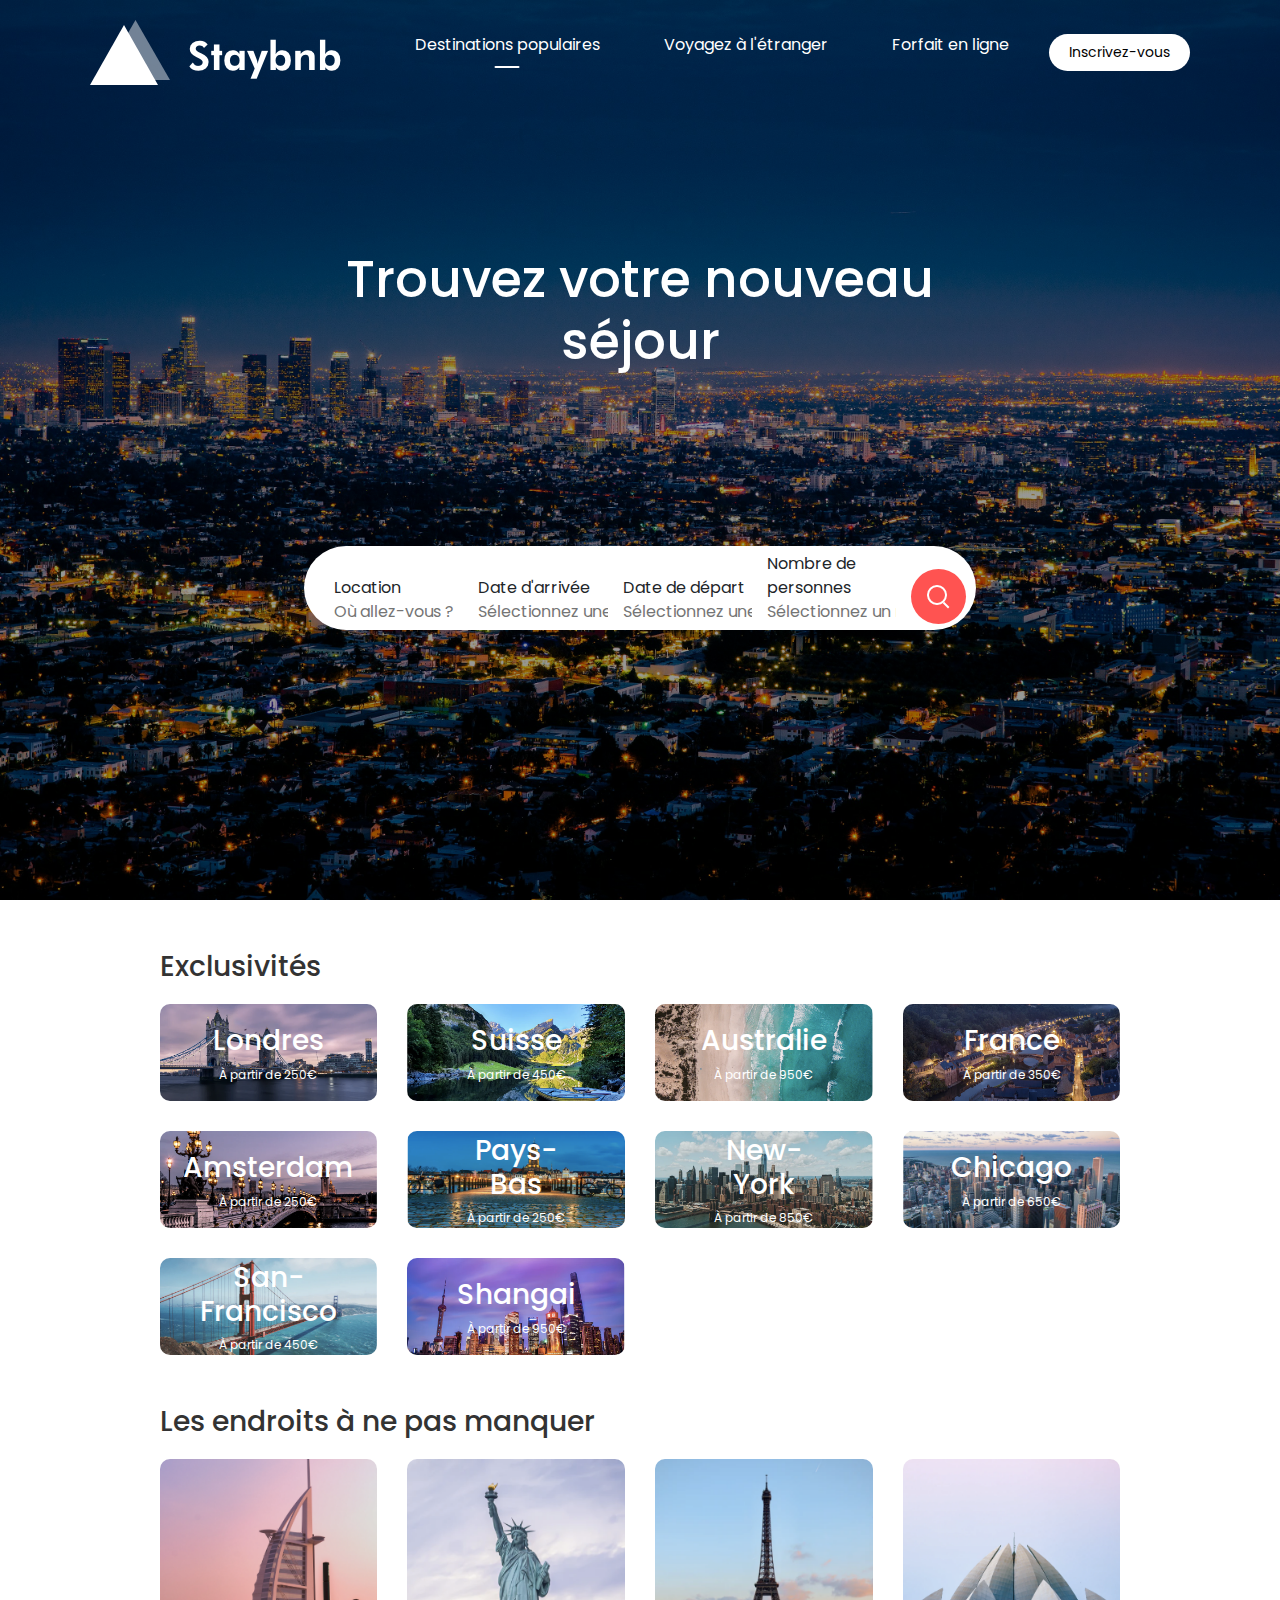
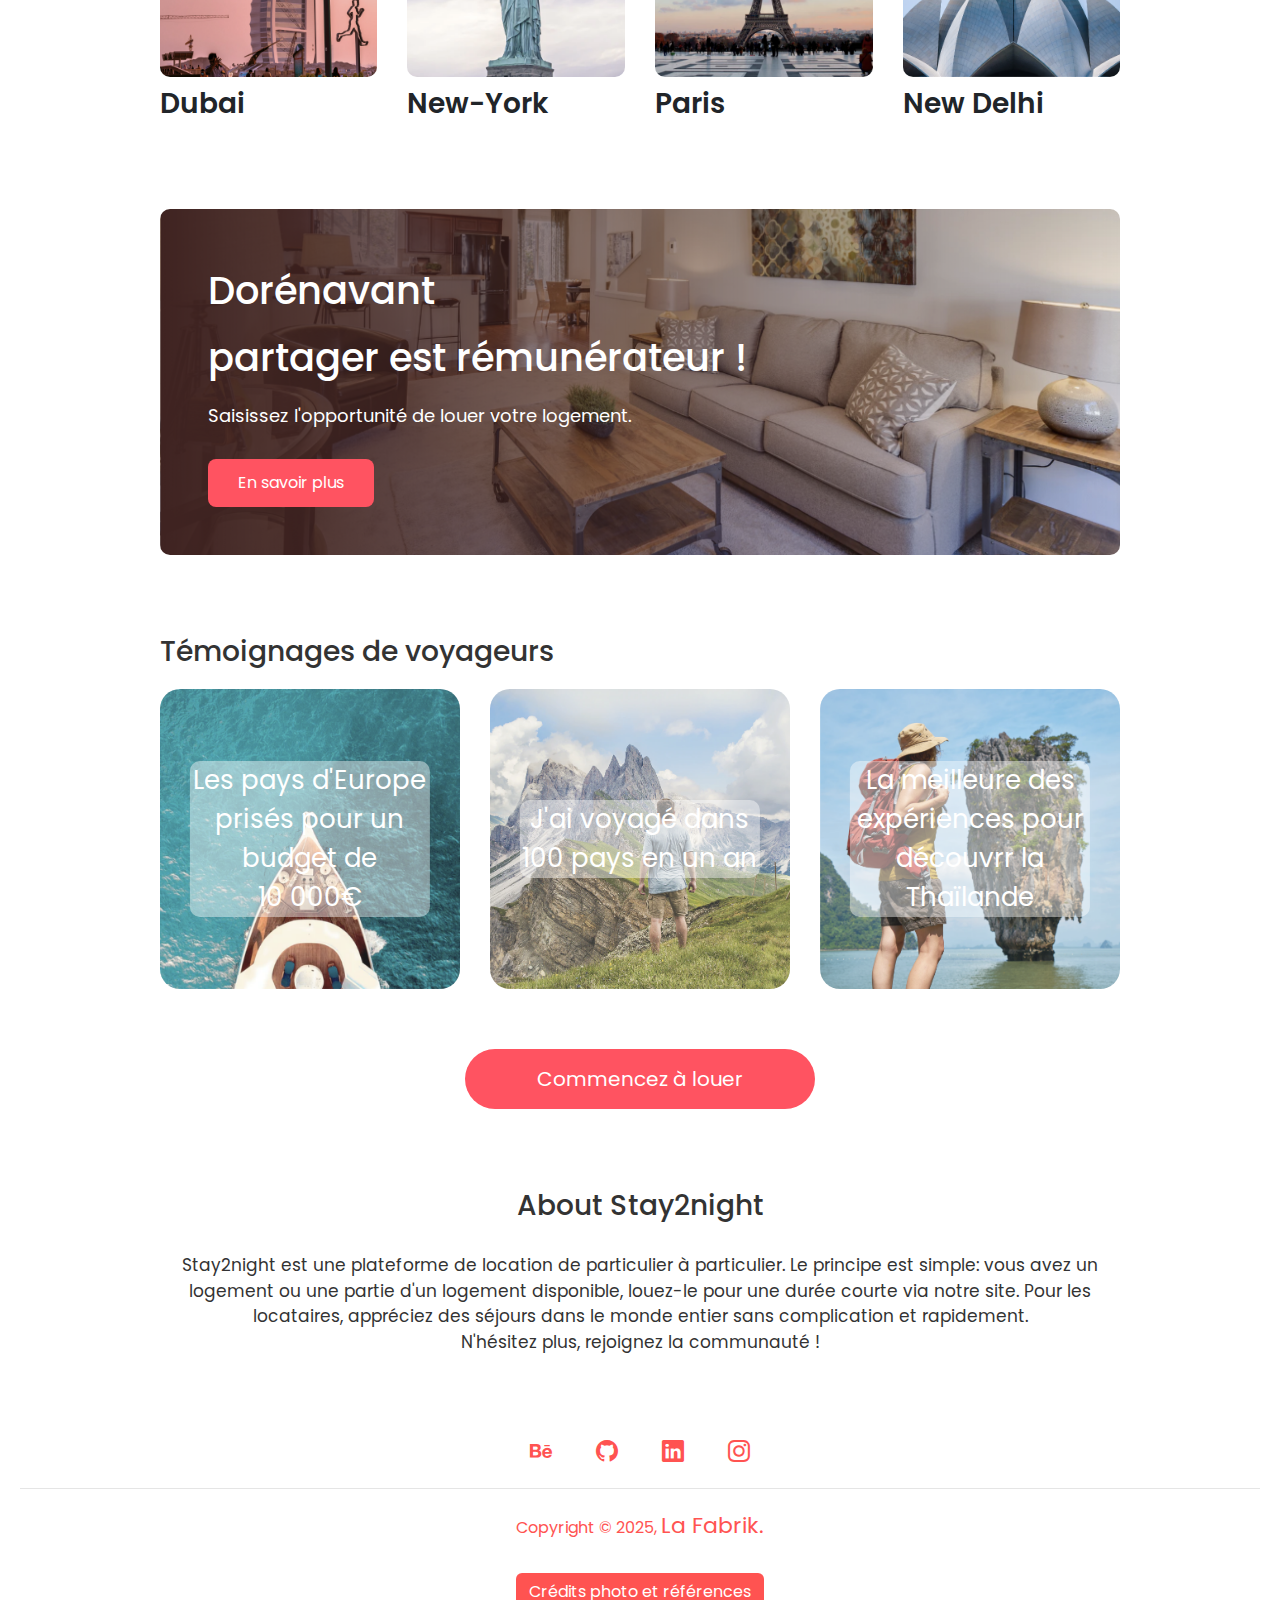
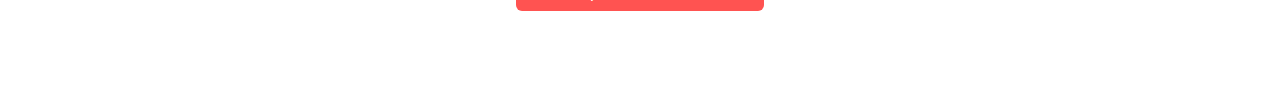
<file: index.html>
<!DOCTYPE html>
<html lang="fr">
<head>
    <meta charset="UTF-8">
    <meta name="viewport" content="width=device-width, initial-scale=1.0">
    <title>Stay2night
    </title>
    <link href="https://cdn.jsdelivr.net/npm/bootstrap@5.3.2/dist/css/bootstrap.min.css" rel="stylesheet">
    <link rel="stylesheet" href="https://cdn.jsdelivr.net/npm/bootstrap-icons@1.11.1/font/bootstrap-icons.css">
    <link rel="stylesheet" href="style.css">
    <link rel="preconnect" href="https://fonts.googleapis.com">
<link rel="preconnect" href="https://fonts.gstatic.com" crossorigin>
<link href="https://fonts.googleapis.com/css2?family=Bebas+Neue&family=Poppins:ital,wght@0,100;0,200;0,300;0,400;0,500;0,600;0,700;0,800;0,900;1,100;1,200;1,300;1,400;1,500;1,600;1,700;1,800;1,900&display=swap" rel="stylesheet">
</head>
<body>
    <header>
        <div class="header header-index">
            <nav>
                <img src="images/logo.png" alt="logo">
                <i class="bi bi-list"></i>
                <ul class="nav-links">
                    <li><a href="listing.html" class="active">Destinations populaires</a></li>
                    <li><a href="listing.html">Voyagez à l'étranger</a></li>
                    <li><a href="listing.html">Forfait en ligne</a></li>
                </ul>
            <a href="#" class="register-btn">Inscrivez-vous</a>
            
            </nav>
            <div class="container">
                <h1>Trouvez votre nouveau séjour</h1>
                <div class="search-bar">
                    <form>
                        <div class="location-input">
                            <label>Location</label>
                            <input type="text" placeholder="Où allez-vous ?">
                        </div>
                        <div>
                            <label>Date d'arrivée</label>
                            <input type="text" placeholder="Sélectionnez une date">
                        </div>
                        <div>
                            <label>Date de départ</label>
                            <input type="text" placeholder="Sélectionnez une date">
                        </div>
                        <div>
                            <label>Nombre de personnes</label>
                            <input type="text" placeholder="Sélectionnez un nombre">
                        </div>
                        <button type="submit"><a href="listing.html"><img src="images/search.png"></a></button>
                    </form>
                </div>
            </div>
        </div>
    </header>
    <main>

        <div class="container">
            <h2 class="sub-title">Exclusivités</h2>
            <div class="exclusives">
                <div>
                    <a href="listing.html"><img src="images/image-1.png" alt="">
                    <span>
                        <h3>Londres</h3>
                        <p>À partir de 250€</p>
                    </span></a>
                </div>
                <div>
                    <a href="listing.html"><img src="images/image-2.png" alt="">
                    <span>
                        <h3>Suisse</h3>
                        <p>À partir de 450€</p>
                    </span></a>
                </div>
                <div>
                    <a href="listing.html"><img src="images/image-3.png" alt="">
                    <span>
                        <h3>Australie</h3>
                        <p>À partir de 950€</p>
                    </span></a>
                </div>
                <div>
                    <a href="listing.html"><img src="images/image-4.png" alt="">
                    <span>
                        <h3>France</h3>
                        <p>À partir de 350€</p>
                    </span></a>
                </div>
                <div>
                    <a href="listing.html"><img src="images/image-5.png" alt="">
                    <span>
                        <h3>Amsterdam</h3>
                        <p>À partir de 250€</p>
                    </span></a>
                </div>
                <div>
                    <a href="listing.html"><img src="images/image-6.png" alt="">
                    <span>
                        <h3>Pays-Bas</h3>
                        <p>À partir de 250€</p>
                    </span></a>
                </div>
                <div>
                    <a href="listing.html"><img src="images/image-7.png" alt="">
                    <span>
                        <h3>New-York</h3>
                        <p>À partir de 850€</p>
                    </span></a>
                </div>
                <div>
                    <a href="listing.html"><img src="images/image-8.png" alt="">
                    <span>
                        <h3>Chicago</h3>
                        <p>À partir de 650€</p>
                    </span></a>
                </div>
                <div>
                    <a href="listing.html"><img src="images/image-9.png" alt="">
                    <span>
                        <h3>San-Francisco</h3>
                        <p>À partir de 450€</p>
                    </span></a>
                </div>
                <div>
                    <a href="listing.html"><img src="images/image-10.png" alt="">
                    <span>
                        <h3>Shangai</h3>
                        <p>À partir de 950€</p>
                    </span></a>
                </div>
            </div>

            <h2 class="sub-title">Les endroits à ne pas manquer</h2>
            <div class="trending">
                <div>
                    <a href="listing.html"><img src="images/dubai.png" alt=""></a>
                    <h3>Dubai</h3>
                </div>
                <div>
                    <a href="listing.html"><img src="images/new-york.png" alt=""></a>
                    <h3>New-York</h3>
                </div>
                <div>
                    <a href="listing.html"><img src="images/paris.png" alt=""></a>
                    <h3>Paris</h3>
                </div>
                <div>
                    <a href="listing.html"><img src="images/new-delhi.png" alt=""></a>
                    <h3>New Delhi</h3>
                </div>
            </div>

            <div class="cta">
                <h3>Dorénavant <br>partager est rémunérateur !</h3>
                <p>Saisissez l'opportunité de louer votre logement.</p>
                <a href="#" class="cta-btn">En savoir plus</a>
            </div>

            <h2 class="sub-title">Témoignages de voyageurs</h2>
            <div class="stories">
                <div>
                    <img src="images/story-1.png" alt="">
                    <p>Les pays d'Europe prisés pour un budget de 10 000€</p>
                </div>
                <div>
                    <img src="images/story-2.png" alt="">
                    <p>J'ai voyagé dans 100 pays en un an</p>
                </div>
                <div>
                    <img src="images/story-3.png" alt="">
                    <p>La meilleure des expériences pour découvrr la Thaïlande</p>
                </div>
            </div>
            <a href="#" class="start-btn">Commencez à louer</a>
            <div class="about-msg">
                <h2>About Stay2night</h2>
                <p>Stay2night est une plateforme de location de particulier à particulier. Le principe est simple: vous avez un logement ou une partie d'un logement disponible, louez-le pour une durée courte via notre site. Pour les locataires, appréciez des séjours dans le monde entier sans complication et rapidement.<br> N'hésitez plus, rejoignez la communauté !</p>
            </div>

        </div>
    
    </main>
    <footer>
        <div class="social_media_icons">
                <a href="https://www.behance.net/basileguiheneuf1" target="_blank"><i class="bi bi-behance"></i></a>
                <a href="https://github.com/BasileGuiheneuf" target="_blank"><i class="bi bi-github"></i></a>
                <a href="https://www.linkedin.com/in/basile-guihéneuf-041515240" target="_blank"><i class="bi bi-linkedin"></i></a>
                <a href="https://www.instagram.com/lafabrik_photographies_dark?utm_source=ig_web_button_share_sheet&igsh=ZDNlZDc0MzIxNw==" target="_blank"><i class="bi bi-instagram"></i></a>
        </div>
        <hr>
        <p>Copyright © 2025, <a href="https://lafabrikconceptionweb.fr/" target="_blank">La Fabrik.</a></p>
        <button class="btn " type="button" data-bs-toggle="offcanvas" data-bs-target="#offcanvasBottom" aria-controls="offcanvasBottom">Crédits photo et références</button>

<div class="offcanvas offcanvas-bottom" tabindex="-1" id="offcanvasBottom" aria-labelledby="offcanvasBottomLabel">
  <div class="offcanvas-header">
    <h5 class="offcanvas-title" id="offcanvasBottomLabel">Crédits photo et références</h5>
    <button type="button" class="btn-close" data-bs-dismiss="offcanvas" aria-label="Close"></button>
  </div>
  <div class="offcanvas-body small">
    
    <h5>Références des photographies</h2>
    <h6>L'ensemble des photographies sont issus du site unsplash et leur utilisation est gratuite sous la Licence Unsplash</h3>
    <p>
Photo de <a href="https://unsplash.com/fr/@henning?utm_content=creditCopyText&utm_medium=referral&utm_source=unsplash">Henning Witzel</a> sur <a href="https://unsplash.com/fr/photos/photographie-aerienne-du-paysage-urbain-la-nuit-ukvgqriuOgo?utm_content=creditCopyText&utm_medium=referral&utm_source=unsplash">Unsplash</a>
      
    </p>

<h5>Référence du site</h2>
    <p>Le site Stay2night est inspiré du cours de Greatstack sur Youtube: How to create a Website using HTML CSS and Bootsrap Latest Website Design, chaîne: @GreatStackDev</p>
</div>
</div>
    </footer>

    <script src="https://cdn.jsdelivr.net/npm/bootstrap@5.3.2/dist/js/bootstrap.bundle.min.js"></script>
</body>
</html>
</file>
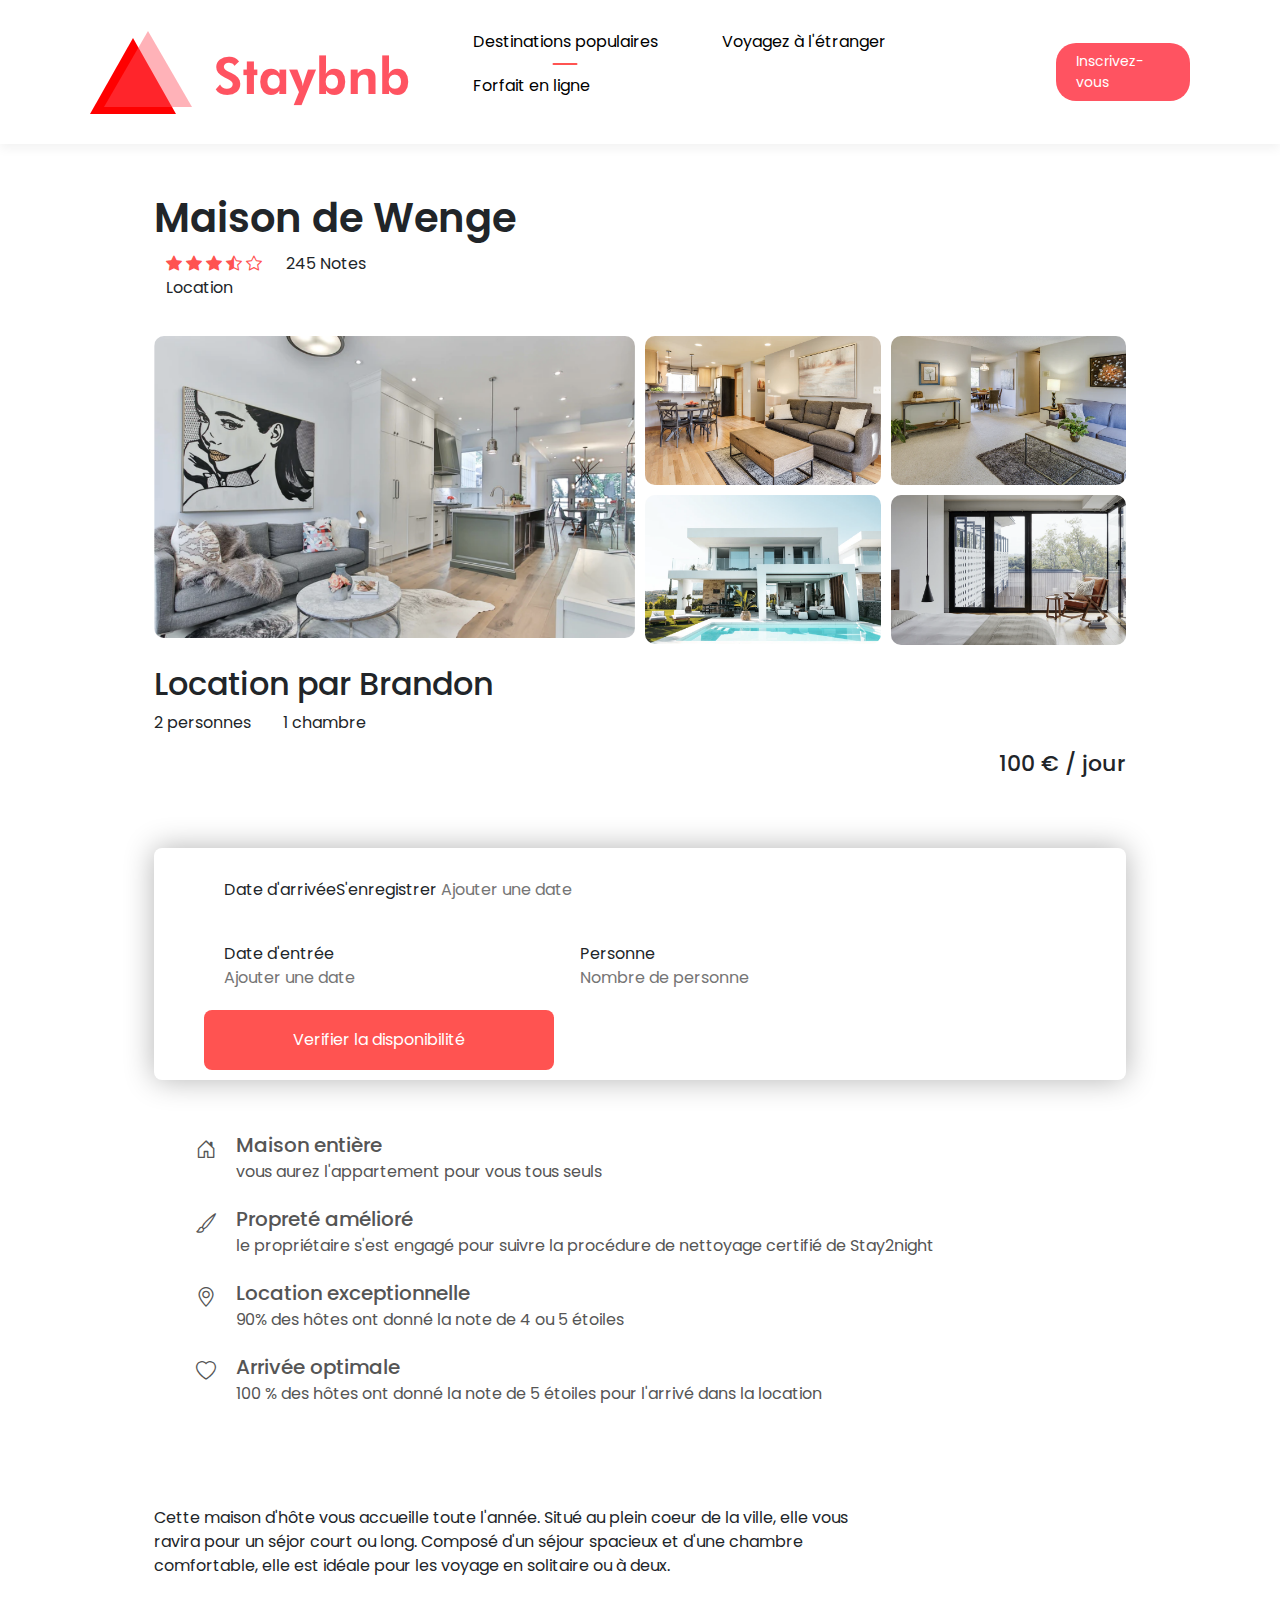
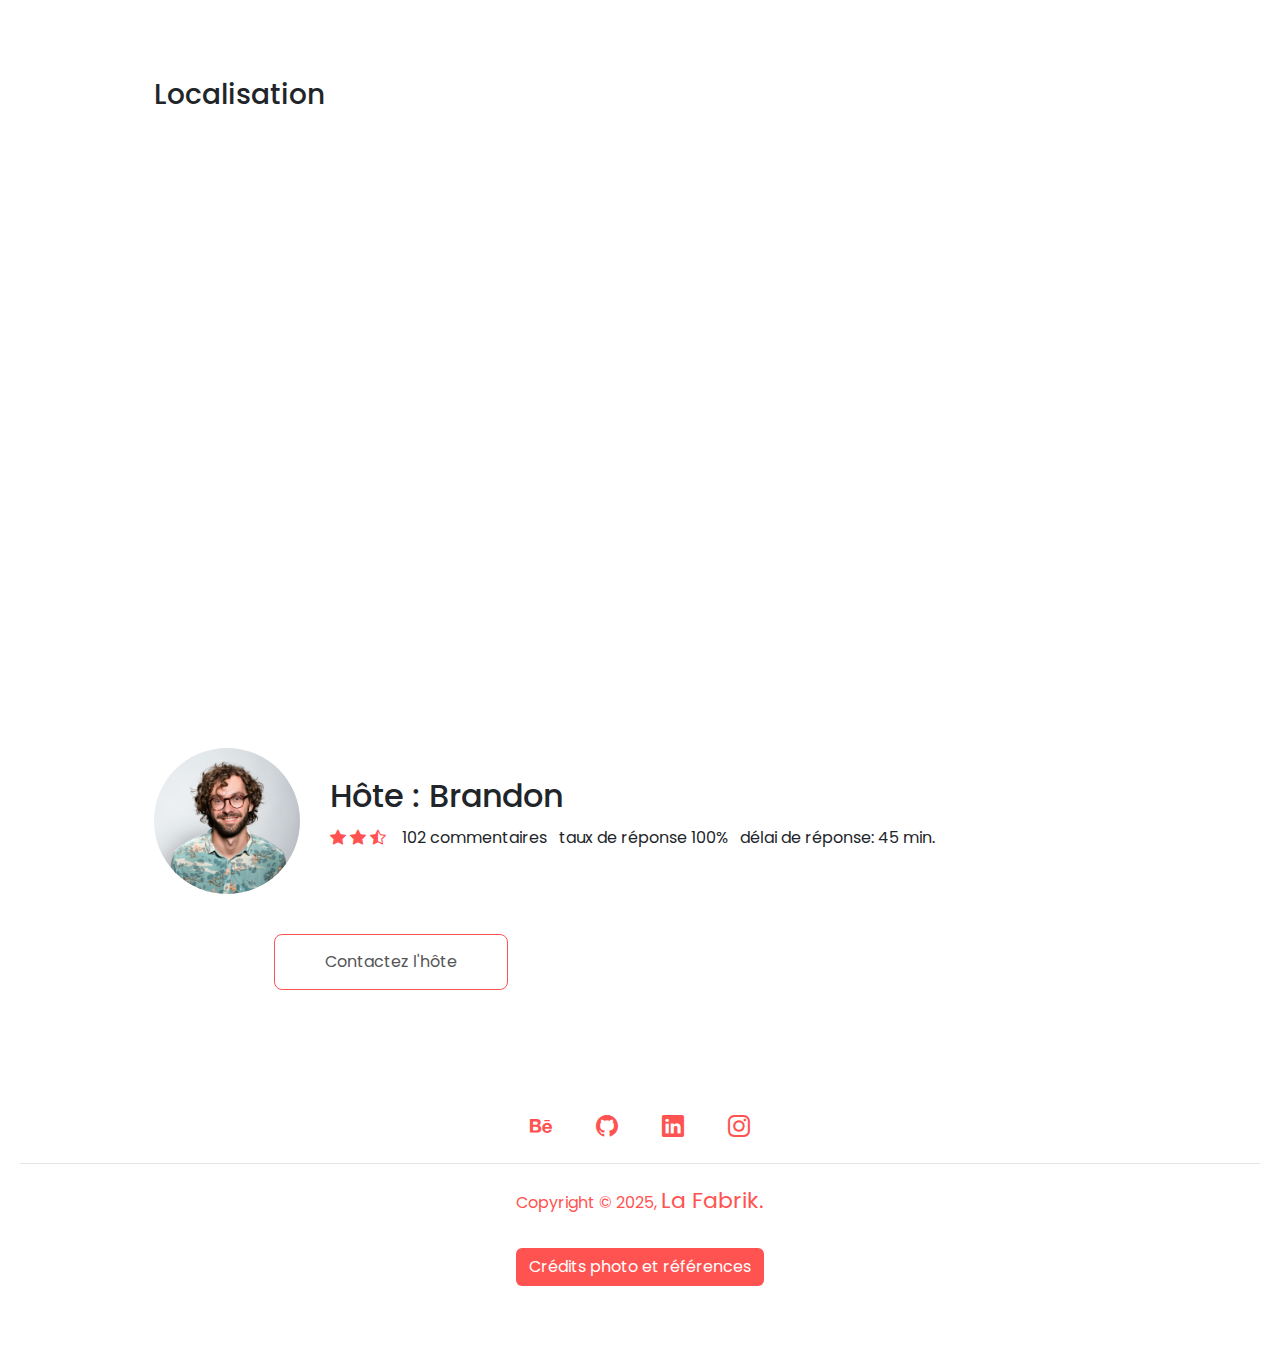
<file: detailslocation.html>
<!DOCTYPE html>
<html lang="fr">
<head>
    <meta charset="UTF-8">
    <meta name="viewport" content="width=device-width, initial-scale=1.0">
    <title>Stay2night - Location
    </title>
    <link href="https://cdn.jsdelivr.net/npm/bootstrap@5.3.2/dist/css/bootstrap.min.css" rel="stylesheet">
    <link rel="stylesheet" href="https://cdn.jsdelivr.net/npm/bootstrap-icons@1.11.1/font/bootstrap-icons.css">
    <link rel="stylesheet" href="style.css">
    <link rel="preconnect" href="https://fonts.googleapis.com">
<link rel="preconnect" href="https://fonts.gstatic.com" crossorigin>
<link href="https://fonts.googleapis.com/css2?family=Bebas+Neue&family=Poppins:ital,wght@0,100;0,200;0,300;0,400;0,500;0,600;0,700;0,800;0,900;1,100;1,200;1,300;1,400;1,500;1,600;1,700;1,800;1,900&display=swap" rel="stylesheet">
</head>
<body>
    <header>
        <div class="header_listing">
            <nav class="navbar_listing">
                <a href="index.html"><img src="images/logo-red.png" alt="logo"></a>
                <i class="bi bi-list"></i>
                <ul class="nav-links">
                    <li><a href="#" class="active">Destinations populaires</a></li>
                    <li><a href="#">Voyagez à l'étranger</a></li>
                    <li><a href="#">Forfait en ligne</a></li>
                </ul>
            <a href="#" class="register-btn">Inscrivez-vous</a>
            
            </nav>
    </header>
    <main>
        <div class="house-details">
            <div class="house-title">
                <h1>Maison de Wenge</h1>
                <div class="row">
                    <div>
                        <i class="bi bi-star-fill"></i>
                        <i class="bi bi-star-fill"></i>
                        <i class="bi bi-star-fill"></i>
                        <i class="bi bi-star-half"></i>
                        <i class="bi bi-star"></i>
                        <span>245 Notes</span>
                    </div>
                    <div>
                        <p>Location</p>
                    </div>
                </div>
            </div>
            <div class="gallery">
                <div class="gallery-img-1"><img src="images/house-1.png" alt=""></div>
                <div><img src="images/house-2.png" alt=""></div>
                <div><img src="images/house-3.png" alt=""></div>
                <div><img src="images/house-4.png" alt=""></div>
                <div><img src="images/house-5.png" alt=""></div>
            </div>
            <div class="small-details">
                <h2>Location par Brandon</h2>
                <p>2 personnes &nbsp; &nbsp; &nbsp; &nbsp;1 chambre</p>
                <h4>100 € / jour</h4>
            </div>
            <hr class="line">
            <form class="check-form">
                <div>Date d'arrivéeS'enregistrer</label>
                    <input type="text" placeholder="Ajouter une date">
                </div>
                <div>
                    <label>Date d'entrée</label>
                    <input type="text" placeholder="Ajouter une date">
                </div>
                <div class="guest-field">
                    <label>Personne</label>
                    <input type="text" placeholder="Nombre de personne">
                </div>
                <button type="submit">Verifier la disponibilité</button>
            </form>

            <ul class="details-list">
                <li><i class="bi bi-house-door"></i>Maison entière <span>vous aurez l'appartement pour vous tous seuls</span></li>
                
                <li><i class="bi bi-brush"></i>Propreté amélioré <span>le propriétaire s'est engagé pour suivre la procédure de nettoyage certifié de Stay2night</span></li>
                <li><i class="bi bi-geo-alt"></i>Location exceptionnelle <span>90% des hôtes ont donné la note de 4 ou 5 étoiles</span></li>
                <li><i class="bi bi-heart"></i>Arrivée optimale<span>100 % des hôtes ont donné la note de 5 étoiles pour l'arrivé dans la location</span></li>
            </ul>

            <hr class="line">
            <p class="home-desc">Cette maison d'hôte vous accueille toute l'année. Situé au plein coeur de la ville, elle vous ravira pour un séjor court ou long. Composé d'un séjour spacieux et d'une chambre comfortable, elle est idéale pour les voyage en solitaire ou à deux.</p>

            <hr class="line">
            <h3>Localisation</h3>
            <div class="map">
                <iframe src="https://www.google.com/maps/embed?pb=!1m14!1m12!1m3!1d30567.74662785799!2d2.317509991586656!3d48.859800805527854!2m3!1f0!2f0!3f0!3m2!1i1024!2i768!4f13.1!5e0!3m2!1sfr!2sfr!4v1756754915276!5m2!1sfr!2sfr" width="600" height="450" style="border:0;" allowfullscreen="" loading="lazy" referrerpolicy="no-referrer-when-downgrade"></iframe>
            </div>

            <hr class="line">
            <div class="host">
                <img src="images/christian-buehner-DItYlc26zVI-unsplash-2.jpg" alt="">
                <div>
                    <h2>Hôte : Brandon</h2>
                    <p><span>
                        <i class="bi bi-star-fill"></i>
                        <i class="bi bi-star-fill"></i>
                        <i class="bi bi-star-half"></i>
                    </span>&nbsp;&nbsp;&nbsp;102 commentaires&nbsp;&nbsp; taux de réponse 100% &nbsp;&nbsp;délai de réponse: 45 min.
                    </p>
                </div>
            </div>
            <a href="#" class="contact-host">Contactez l'hôte</a>

        </div>
        <div class="container">

        </div>
    
    </main>
    <footer>
        <div class="social_media_icons">
                <a href="https://www.behance.net/basileguiheneuf1" target="_blank"><i class="bi bi-behance"></i></a>
                <a href="https://github.com/BasileGuiheneuf" target="_blank"><i class="bi bi-github"></i></a>
                <a href="https://www.linkedin.com/in/basile-guihéneuf-041515240" target="_blank"><i class="bi bi-linkedin"></i></a>
                <a href="https://www.instagram.com/lafabrik_photographies_dark?utm_source=ig_web_button_share_sheet&igsh=ZDNlZDc0MzIxNw==" target="_blank"><i class="bi bi-instagram"></i></a>
        </div>
        <hr>
        <p>Copyright © 2025, <a href="https://lafabrikconceptionweb.fr/" target="_blank">La Fabrik.</a></p>
        <button class="btn " type="button" data-bs-toggle="offcanvas" data-bs-target="#offcanvasBottom" aria-controls="offcanvasBottom">Crédits photo et références</button>

<div class="offcanvas offcanvas-bottom" tabindex="-1" id="offcanvasBottom" aria-labelledby="offcanvasBottomLabel">
  <div class="offcanvas-header">
    <h5 class="offcanvas-title" id="offcanvasBottomLabel">Crédits photo et références</h5>
    <button type="button" class="btn-close" data-bs-dismiss="offcanvas" aria-label="Close"></button>
  </div>
  <div class="offcanvas-body small">
    
    <h5>Références des photographies</h2>
    <h6>L'ensemble des photographies sont issus du site unsplash et leur utilisation est gratuite sous la Licence Unsplash</h3>
    <p>
    Photo de <a href="https://unsplash.com/fr/@christianbuehner?utm_content=creditCopyText&utm_medium=referral&utm_source=unsplash">Christian Buehner</a> sur <a href="https://unsplash.com/fr/photos/top-a-col-boutonne-bleu-et-blanc-pour-homme-DItYlc26zVI?utm_content=creditCopyText&utm_medium=referral&utm_source=unsplash">Unsplash</a>
      
    </p>

<h5>Référence du site</h2>
    <p>Le site Stay2night est inspiré du cours de Greatstack sur Youtube: How To Make Home Listing Website | Complete Website Design Using HTML And CSS, chaîne: @GreatStackDev</p>
    
</div>
</div>
    </footer>

    <script src="https://cdn.jsdelivr.net/npm/bootstrap@5.3.2/dist/js/bootstrap.bundle.min.js"></script>
</body>
</html>
</file>
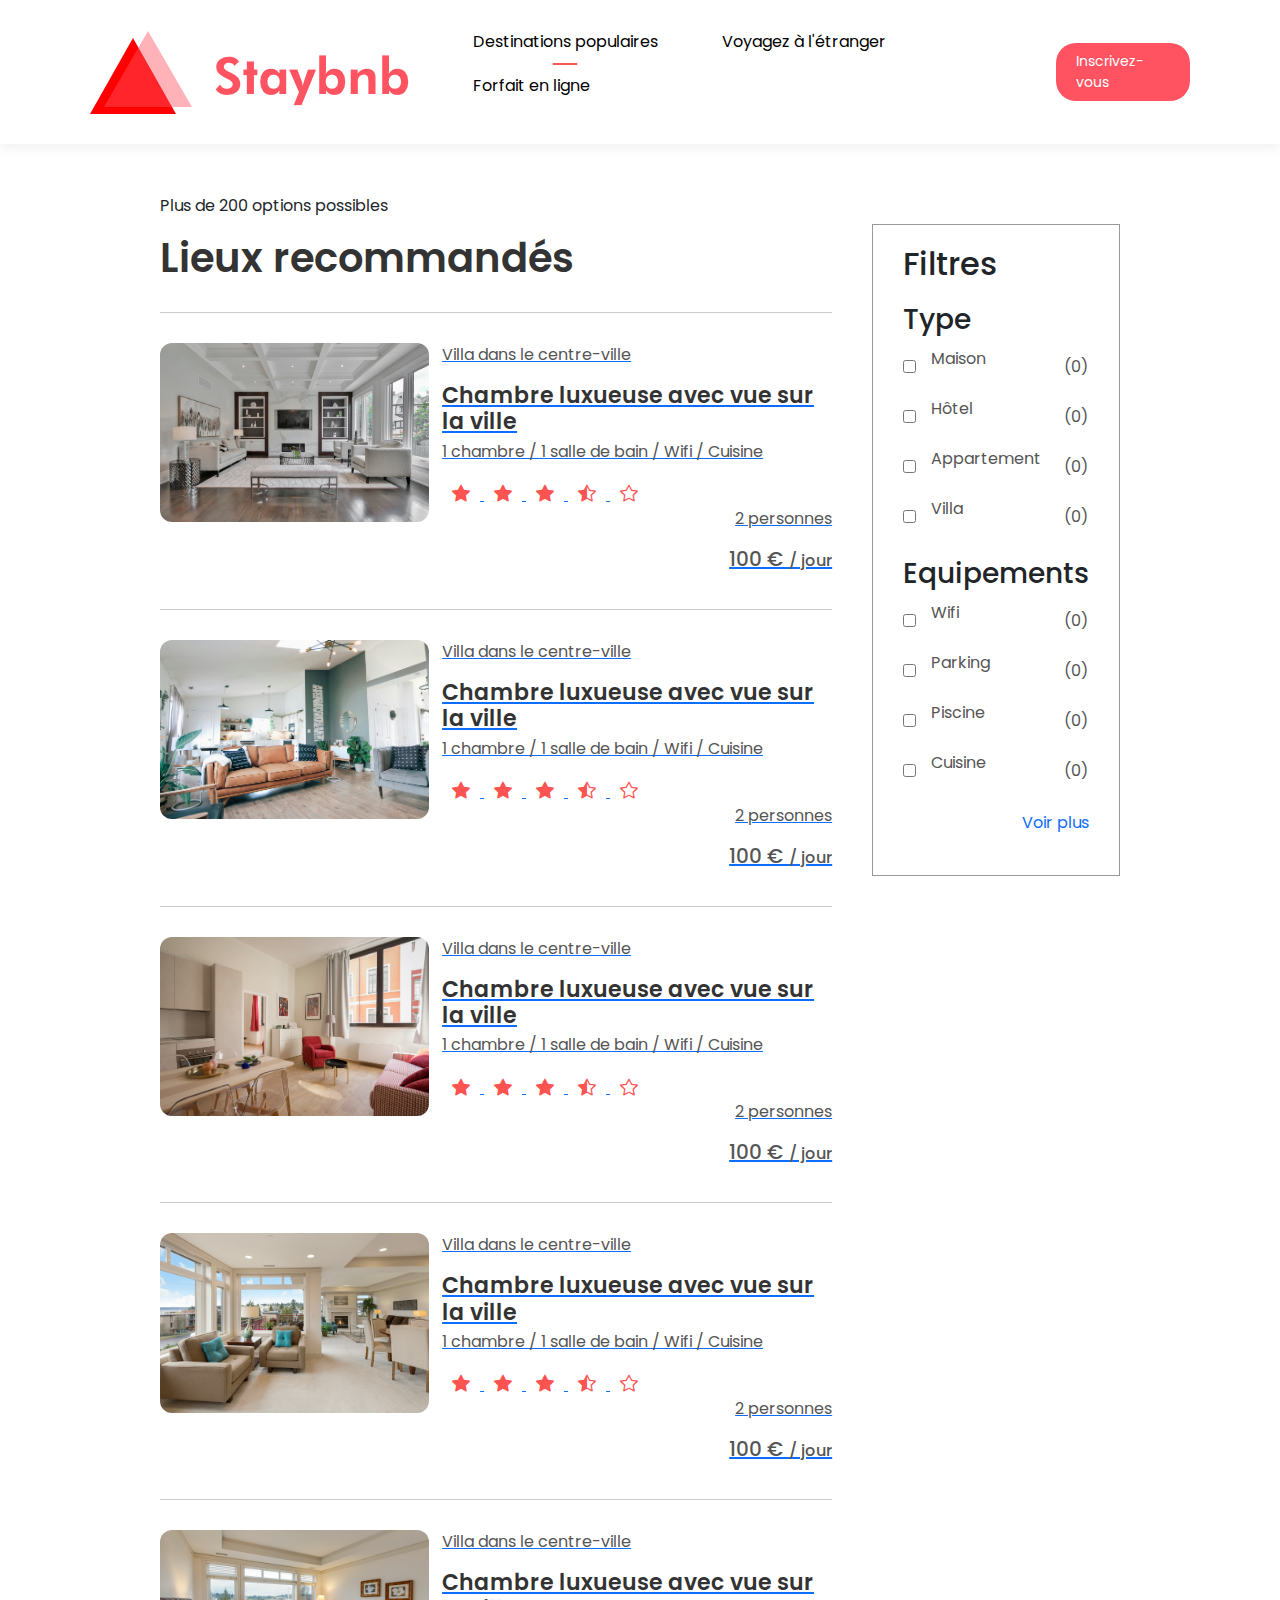
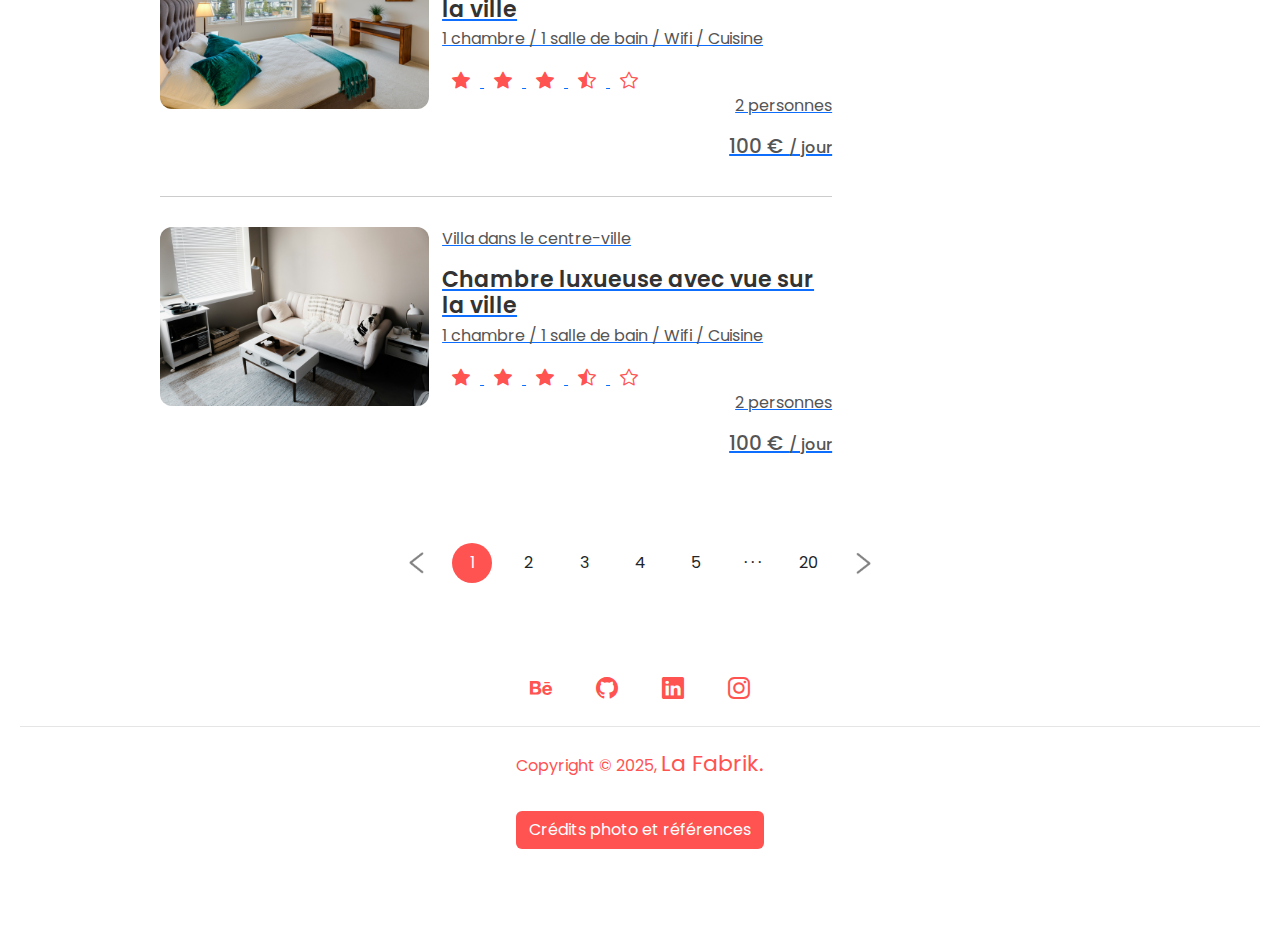
<file: listing.html>
<!DOCTYPE html>
<html lang="fr">
<head>
    <meta charset="UTF-8">
    <meta name="viewport" content="width=device-width, initial-scale=1.0">
    <title>Stay2night - Recherche
    </title>
    <link href="https://cdn.jsdelivr.net/npm/bootstrap@5.3.2/dist/css/bootstrap.min.css" rel="stylesheet">
    <link rel="stylesheet" href="https://cdn.jsdelivr.net/npm/bootstrap-icons@1.11.1/font/bootstrap-icons.css">
    <link rel="stylesheet" href="style.css">
    <link rel="preconnect" href="https://fonts.googleapis.com">
<link rel="preconnect" href="https://fonts.gstatic.com" crossorigin>
<link href="https://fonts.googleapis.com/css2?family=Bebas+Neue&family=Poppins:ital,wght@0,100;0,200;0,300;0,400;0,500;0,600;0,700;0,800;0,900;1,100;1,200;1,300;1,400;1,500;1,600;1,700;1,800;1,900&display=swap" rel="stylesheet">
</head>
<body>
    <header>
        <div class="header_listing">
            <nav class="navbar_listing">
                <a href="index.html"><img src="images/logo-red.png" alt="logo"></a>
                <i class="bi bi-list"></i>
                <ul class="nav-links">
                    <li><a href="#" class="active">Destinations populaires</a></li>
                    <li><a href="#">Voyagez à l'étranger</a></li>
                    <li><a href="#">Forfait en ligne</a></li>
                </ul>
            <a href="#" class="register-btn">Inscrivez-vous</a>
            
            </nav>
    </header>
    <main>
        <div class="container">

            <div class="list-container">
                <div class="left-col">
                    <p>Plus de 200 options possibles</p>
                    <h1>Lieux recommandés</h1>
                    <a href="detailslocation.html">
                    <div class="house">
                        <div class="house-img">
                            <img src="images/lotus-design-n-print-WgkA3CSFrjc-unsplash.jpg" alt="">
                        </div>
                        <div class="house-info">
                            <p>Villa dans le centre-ville</p>
                            <h3>Chambre luxueuse avec vue sur la ville</h3>
                            <p>1 chambre / 1 salle de bain / Wifi / Cuisine</p>
                            <i class="bi bi-star-fill"></i>
                            <i class="bi bi-star-fill"></i>
                            <i class="bi bi-star-fill"></i>
                            <i class="bi bi-star-half"></i>
                            <i class="bi bi-star"></i>
                            <div class="house-price">
                                <p>2 personnes</p>
                                <h4>100 € <span>/ jour</span></h4>
                            </div>
                        </div>
                    </div>
                    <div class="house">
                        <div class="house-img">
                            <img src="images/kara-eads-L7EwHkq1B2s-unsplash.jpg" alt="">
                        </div>
                        <div class="house-info">
                            <p>Villa dans le centre-ville</p>
                            <h3>Chambre luxueuse avec vue sur la ville</h3>
                            <p>1 chambre / 1 salle de bain / Wifi / Cuisine</p>
                            <i class="bi bi-star-fill"></i>
                            <i class="bi bi-star-fill"></i>
                            <i class="bi bi-star-fill"></i>
                            <i class="bi bi-star-half"></i>
                            <i class="bi bi-star"></i>
                            <div class="house-price">
                                <p>2 personnes</p>
                                <h4>100 € <span>/ jour</span></h4>
                            </div>
                        </div>
                    </div>
                    <div class="house">
                        <div class="house-img">
                            <img src="images/deborah-cortelazzi-gREquCUXQLI-unsplash.jpg" alt="">
                        </div>
                        <div class="house-info">
                            <p>Villa dans le centre-ville</p>
                            <h3>Chambre luxueuse avec vue sur la ville</h3>
                            <p>1 chambre / 1 salle de bain / Wifi / Cuisine</p>
                            <i class="bi bi-star-fill"></i>
                            <i class="bi bi-star-fill"></i>
                            <i class="bi bi-star-fill"></i>
                            <i class="bi bi-star-half"></i>
                            <i class="bi bi-star"></i>
                            <div class="house-price">
                                <p>2 personnes</p>
                                <h4>100 € <span>/ jour</span></h4>
                            </div>
                        </div>
                    </div>
                    <div class="house">
                        <div class="house-img">
                            <img src="images/francesca-tosolini-tHkJAMcO3QE-unsplash.jpg" alt="">
                        </div>
                        <div class="house-info">
                            <p>Villa dans le centre-ville</p>
                            <h3>Chambre luxueuse avec vue sur la ville</h3>
                            <p>1 chambre / 1 salle de bain / Wifi / Cuisine</p>
                            <i class="bi bi-star-fill"></i>
                            <i class="bi bi-star-fill"></i>
                            <i class="bi bi-star-fill"></i>
                            <i class="bi bi-star-half"></i>
                            <i class="bi bi-star"></i>
                            <div class="house-price">
                                <p>2 personnes</p>
                                <h4>100 € <span>/ jour</span></h4>
                            </div>
                        </div>
                    </div>
                    <div class="house">
                        <div class="house-img">
                            <img src="images/francesca-tosolini-w1RE0lBbREo-unsplash.jpg
                            " alt="">
                        </div>
                        <div class="house-info">
                            <p>Villa dans le centre-ville</p>
                            <h3>Chambre luxueuse avec vue sur la ville</h3>
                            <p>1 chambre / 1 salle de bain / Wifi / Cuisine</p>
                            <i class="bi bi-star-fill"></i>
                            <i class="bi bi-star-fill"></i>
                            <i class="bi bi-star-fill"></i>
                            <i class="bi bi-star-half"></i>
                            <i class="bi bi-star"></i>
                            <div class="house-price">
                                <p>2 personnes</p>
                                <h4>100 € <span>/ jour</span></h4>
                            </div>
                        </div>
                    </div>
                    <div class="house">
                        <div class="house-img">
                            <img src="images/ian-dooley-_-JR5TxKNSo-unsplash.jpg" alt="">
                        </div>
                        <div class="house-info">
                            <p>Villa dans le centre-ville</p>
                            <h3>Chambre luxueuse avec vue sur la ville</h3>
                            <p>1 chambre / 1 salle de bain / Wifi / Cuisine</p>
                            <i class="bi bi-star-fill"></i>
                            <i class="bi bi-star-fill"></i>
                            <i class="bi bi-star-fill"></i>
                            <i class="bi bi-star-half"></i>
                            <i class="bi bi-star"></i>
                            <div class="house-price">
                                <p>2 personnes</p>
                                <h4>100 € <span>/ jour</span></h4>
                            </div>
                        </div>
                    </div>
                    </a>
                </div>
                <div class="right-col">
                    <div class="sidebar">
                        <h2>Filtres</h2>
                        <h3>Type</h3>
                        <div class="filter">
                            <input type="checkbox"><p>Maison</p><span>(0)</span>
                        </div>
                        <div class="filter">
                            <input type="checkbox"><p>Hôtel</p><span>(0)</span>
                        </div>
                        <div class="filter">
                            <input type="checkbox"><p>Appartement</p><span>(0)</span>
                        </div>
                        <div class="filter">
                            <input type="checkbox"><p>Villa</p><span>(0)</span>
                        </div>
                        <h3>Equipements</h3>
                        <div class="filter">
                            <input type="checkbox"><p>Wifi</p><span>(0)</span>
                        </div>
                        <div class="filter">
                            <input type="checkbox"><p>Parking</p><span>(0)</span>
                        </div>
                        <div class="filter">
                            <input type="checkbox"><p>Piscine</p><span>(0)</span>
                        </div>
                        <div class="filter">
                            <input type="checkbox"><p>Cuisine</p><span>(0)</span>
                        </div>

                        <div class="sidebar-link">
                            <a href="#">Voir plus</a>
                        </div>
                    </div>

                </div>
            </div>
        </div>

        <div class="pagination">
            <img src="images/arrow.png" alt="">           
            <span class="current">1</span> 
            <span>2</span>
            <span>3</span>
            <span>4</span>   
            <span>5</span>
            <span>&middot; &middot; &middot;</span>
            <span>20</span>
            <img src="images/arrow.png" class="right-arrow">   
        </div>

    </main>
    <footer>
        <div class="social_media_icons">
                <a href="https://www.behance.net/basileguiheneuf1" target="_blank"><i class="bi bi-behance"></i></a>
                <a href="https://github.com/BasileGuiheneuf" target="_blank"><i class="bi bi-github"></i></a>
                <a href="https://www.linkedin.com/in/basile-guihéneuf-041515240" target="_blank"><i class="bi bi-linkedin"></i></a>
                <a href="https://www.instagram.com/lafabrik_photographies_dark?utm_source=ig_web_button_share_sheet&igsh=ZDNlZDc0MzIxNw==" target="_blank"><i class="bi bi-instagram"></i></a>
        </div>
        <hr>
        <p>Copyright © 2025, <a href="https://lafabrikconceptionweb.fr/" target="_blank">La Fabrik.</a></p>
        <button class="btn " type="button" data-bs-toggle="offcanvas" data-bs-target="#offcanvasBottom" aria-controls="offcanvasBottom">Crédits photo et références</button>

<div class="offcanvas offcanvas-bottom" tabindex="-1" id="offcanvasBottom" aria-labelledby="offcanvasBottomLabel">
  <div class="offcanvas-header">
    <h5 class="offcanvas-title" id="offcanvasBottomLabel">Crédits photo et références</h5>
    <button type="button" class="btn-close" data-bs-dismiss="offcanvas" aria-label="Close"></button>
  </div>
  <div class="offcanvas-body small">
    
    <h5>Références des photographies</h2>
    <h6>L'ensemble des photographies sont issus du site unsplash et leur utilisation est gratuite sous la Licence Unsplash</h3>
    <p>Photo 1 de <a href="https://unsplash.com/fr/@lotusdnp?utm_content=creditCopyText&utm_medium=referral&utm_source=unsplash">Lotus Design N Print</a> sur <a href="https://unsplash.com/fr/photos/table-basse-en-bois-blanc-pres-du-canape-blanc-WgkA3CSFrjc?utm_content=creditCopyText&utm_medium=referral&utm_source=unsplash">Unsplash</a>
      </p>
    <p>Photo de <a href="https://unsplash.com/fr/@karaeads?utm_content=creditCopyText&utm_medium=referral&utm_source=unsplash">Kara Eads</a> sur <a href="https://unsplash.com/fr/photos/salon-L7EwHkq1B2s?utm_content=creditCopyText&utm_medium=referral&utm_source=unsplash">Unsplash</a>
</p>
<p>>Photo de <a href="https://unsplash.com/fr/@deborah_cortelazzi?utm_content=creditCopyText&utm_medium=referral&utm_source=unsplash">deborah cortelazzi</a> sur <a href="https://unsplash.com/fr/photos/chambre-bien-rangee-remplie-de-meubles-gREquCUXQLI?utm_content=creditCopyText&utm_medium=referral&utm_source=unsplash">Unsplash</a>
</p>

<p>Photo de <a href="https://unsplash.com/fr/@fromitaly?utm_content=creditCopyText&utm_medium=referral&utm_source=unsplash">Francesca Tosolini</a> sur <a href="https://unsplash.com/fr/photos/canape-et-fauteuil-beige-tHkJAMcO3QE?utm_content=creditCopyText&utm_medium=referral&utm_source=unsplash">Unsplash</a>
     </p> 
<p>Photo de <a href="https://unsplash.com/fr/@fromitaly?utm_content=creditCopyText&utm_medium=referral&utm_source=unsplash">Francesca Tosolini</a> sur <a href="https://unsplash.com/fr/photos/deux-oreillers-verts-et-blancs-sur-un-lit-vide-w1RE0lBbREo?utm_content=creditCopyText&utm_medium=referral&utm_source=unsplash">Unsplash</a>
     </p> <p>
Photo de <a href="https://unsplash.com/fr/@sadswim?utm_content=creditCopyText&utm_medium=referral&utm_source=unsplash">ian dooley</a> sur <a href="https://unsplash.com/fr/photos/canape-blanc-devant-une-table-en-bois-blanc-_-JR5TxKNSo?utm_content=creditCopyText&utm_medium=referral&utm_source=unsplash">Unsplash</a>
      </p>
    
<h5>Référence du site</h2>
    <p>Le site Stay2night est inspiré du cours de Greatstack sur Youtube: How to create a Website using HTML CSS and Bootsrap Latest Website Design, chaîne: @GreatStackDev</p>
</div>
</div>
    </footer>

    <script src="https://cdn.jsdelivr.net/npm/bootstrap@5.3.2/dist/js/bootstrap.bundle.min.js"></script>
</body>
</html>
</file>
<file: style.css>
* {
    margin: 0;
    padding: 0%;
    box-sizing: border-box;
    font-family: 'poppins', sans-serif;
}

.header{
    min-height: 100vh;
    width: 100%;   
}

.header-index{
    background-image: linear-gradient(rgba(0,0,0,0.4),rgba(0,0,0,0.4)),url(images/henning-witzel-ukvgqriuOgo-unsplash.jpg);
    background-size: cover;
    background-position: center;
}

nav{
    display: flex;
    align-items: center;
    justify-content: space-between;
    padding: 20px 7%;
}

.logo{
    cursor: pointer;
    width: 140px;
}

.nav-links li {
    list-style: none;
    display: inline-block;
    margin: 10px 30px;
}

.nav-links li a{
    text-decoration: none;
    color: #fff;
}

.register-btn{
    background: #fff;
    color: #000;
    padding: 8px 20px;
    border-radius: 20px;
    text-decoration: none;
    font-size: 14px;
}

.container{
    padding: 0 7%;
}

.header h1{
    font-size: 4vw;
    font-weight: 500;
    color: #fff;
    text-align: center;
    padding: 15%;
}

.search-bar{
    background: #fff;
    width: 70%;
    margin: 30px auto;
    padding: 6px 10px 6px 30px;
    border-radius: 50px;
}


.search-bar form {
    display: flex;
    gap: 15px;
    align-items: flex-end; /* aligne les inputs et le bouton */
    flex-wrap: nowrap; /* empêche le retour à la ligne */
}

.search-bar form div {
    flex: 1 1 0; /* chaque champ prend une part égale */
    display: flex;
    flex-direction: column;
}

.search-bar form input {
    width: 100%; /* occupe toute la largeur du div parent */
   
    outline: none;
    border: none;
}

.search-bar form button {
    flex: 0 0 55px; /* bouton fixe */
    height: 55px;
    border-radius: 50%;
    background: #ff5351;
    border: none;
    cursor: pointer;
}

 nav .bi-list{
    display: none;
 }

 @media (max-width: 768px) {
        .search-bar form{
            flex-direction: column !important; 
            align-items: center !important;
            gap: 10px;
        }

        .search-bar form button{
        flex: 0 0 auto;         /* bouton prend sa taille naturelle */
        margin-top: 0;           /* pas d’espace inutile */
        width: 55px;             /* optionnel, pour garder la taille du bouton */
        height: 55px;
        }

        nav{
  display: flex;
  flex-direction: column; 
        }

        .nav-links{
            text-align: end;
        }

        nav .bi-list{
            display: inline-block; 
            align-self: flex-end;
            color: #ffff;
            font-size: 28px;
        }
    }


/* Exclusives */
.sub-title{
    margin: 50px 0 20px;
    font-size: 2.2vw;
    font-weight: 500;
    color: #333;
}

.exclusives{
    display: grid;
    grid-template-columns: repeat(auto-fit, minmax(200px, 1fr));
    grid-gap: 30px
}

.exclusives div img{
    width: 100%;
    border-radius: 10px;
}

.exclusives div{
    position: relative;
}

.exclusives div span{
    position: absolute;
    top: 60%;
    left: 50%;
    transform: translate(-50%, -50%);
    text-align: center;
    color: #fff;
    font-size: 12px;
}

/* Trending places  */

.trending, .stories{
    display: grid;
    grid-template-columns: repeat(auto-fit, minmax(200px, 1fr));
    grid-gap: 30px;
    margin-bottom: 30px;
}

.trending div img{
    width: 100%;
    border-radius: 10px;
}

.trending h3{
    font-weight: 600;
    margin-top: 10px;

}

/* Call to action */

.cta{
    margin: 80px 0;
    background-image: linear-gradient(to right, #3f2321, transparent), url(images/banner-2.png);
    background-size: cover;
    background-position: center;
    border-radius: 10px;
    padding: 5%;
    color: #fff;
}

.cta h3{
    font-size: 3vw;
    line-height: 5.3vw;
    font-weight: 500;
}

.cta p{
    font-size: 18px;
    margin: 10px 0;
}

.cta-btn{
    background: #ff5361;
    color: #fff;
    text-decoration: none;
    padding: 12px 30px;
    border-radius: 8px;
    margin-top: 20px;
    display: inline-block;
}

/* Travellers stories */

.stories div img{
    width: 100%;
    border: 10px;
    opacity: 90%;
    border-radius: 20px;
}

.stories div {
    position: relative;
    text-align: center;
}

.stories p{
    width: 80%;
    position: absolute;
    top: 50%;
    left: 50%;
    transform: translate(-50%, -50%);
    color: #fff;
    font-size: 26px;
    background-color: #ffffff6e;
    border-radius: 10px;
}

.start-btn{
    text-decoration: none;
    background: #ff5361;
    color: #fff;
    width: 80%;
    max-width: 350px;
    display: block;
    text-align: center;
    margin: 60px auto;
    padding: 15px;
    border-radius: 30px;
    font-size: 20px;
}

.about-msg{
    text-align: center;
    margin: 80px 0;
    color: #333;
    font-size: 17px;
}

.about-msg h2{
    font-size: 28px;
    margin-bottom: 30px;
    font-weight: 500;
}


/* Footer */
footer{
    text-align: center;
    color: #ff5351;
    margin: 80px 20px;

}

footer a{
    text-decoration: none;
    color: #ff5351;
    font-size: 22px;
    
    
}

.social_media_icons a{
    padding: 20px;
}


footer hr{
    background: #999;
    height: 1px;
    width: 100%;
    border: 0;
    margin: 20px 0;
}
footer p{
    padding-bottom: 15px;;
}

footer a{
    text-decoration: none;
    color: #ff5351;
    font-size: 22px;
  
  
}

footer .btn{
    background-color: #ff5351;
    color: #fff;
}
footer .btn:hover{
    background-color: #f83b38;
    color: #fff;
}

.active{
    position: relative;
}

.active::after{
    content: '';
    background: #fff;
    width: 25px;
    height: 2px;
    position: absolute;
    left: 50%;
    transform: translateX(-50%);
    bottom: -12px;
    border-radius: 2px;
}

/* Listing page */


.navbar_listing{
    background: #fff;
    box-shadow: 0 5px 10px rgba(0,0,0,0.05);
}

.navbar_listing .nav-links li a{
    color: #000;
}

.navbar_listing .register-btn{
    background: #ff5361;
    color: #fff;
}
    
.navbar_listing .bi-list{
    color: #000;
}
.navbar_listing .active::after{
    background-color: #ff5351;
}

.house-img img{
    width: 100%;
    height: auto;
    border-radius: 12px;
}

.list-container{
    margin-top: 50px;
    display: flex;
    flex-wrap: wrap;
    justify-content: space-between;
}

.left-col{
    flex-basis: 70%;
}

.right-col{
    flex-basis: 25%;
}

.left-col h1{
    color: #333;
    font-weight: 600;
    margin-bottom: 30px;
}

.house{
    display: flex;
    justify-content: space-between;
    flex-wrap: wrap;
    padding: 30px 0;
    border-top: 1px solid #ccc;

}

.house-img{
    flex-basis: 40%;
}

.house-info{
    flex-basis: 58%;
    color: #555;
}

.house-info h3{
    font-weight: 600;
    color: #333;
    font-size: 22px;
    margin: 4px 0;
}

.house-info .bi{
    font-size: 18px;
    margin: 10px;
    color: #ff5351;
}

.house-price{
    text-align: right;
}

.house-price h4{
    font-size: 20px;
}

.house-price h4 span{
    font-size: 16px;
    font-weight: 500;
}

.sidebar{
    border: 1px solid #999;
    padding: 20px 30px;
    margin-top: 30px;
}

.sidebar h2{
    font-weight: 500;
}

.sidebar{
    border: 1px solid #999;
    padding: 20px 30px;
    margin-top: 30px;
}

.sildebar h2{
    font-weight: 500;
}

.sidebar h3{
    font-weight: 500;
    margin: 20px 0 10px;
}

.filter{
    display: flex;
    align-items: center;
    color: #555;
    margin-bottom: 10px;
}

.filter p{
    flex: 1;
}
.filter input{
    margin-right: 15px;
    cursor: pointer;
}

.sidebar-link{
    text-align: right;
    margin: 20px 0;
}

.sidebar-link a{
    text-decoration: none;
}

.pagination{
    display: flex;
    align-items: center;
    justify-content: center;
    margin: 40px 0;
}

.pagination img{
    width: 15px;
    margin: 10px 20px;
}

.right-arrow{
    transform: rotate(180deg);
}

.pagination span{
    margin: 10px 8px;
    width: 40px;
    height: 40px;
    line-height: 40px;
    text-align: center;
    border-radius: 50%;
    cursor: pointer;
}

.pagination .current{
    background: #ff5351;
    color: #fff;
}

/* ---------------Media querries listing--------------- */

 @media (max-width: 768px) {
    .list-container{
        margin-top: 150px;
    }
    .left-col, .right-col, .house-img, .house-info{
        flex-basis: 100%;
    }
    
    .left-col h1{
        font-size: 22px;
    }

    .left-col h3{
        font-size: 18px;
    }
    .house-info i{
        font-size: 16px;
    }

    .pagination span{
        margin: 10px 2px;
        width: 30px;
        height: 30px;
        line-height: 30px;
        font-size: 12px;
    }
 }

/* ----------------- house details-------------- */
.house-details{
    padding: 0 12%;
}

.house-title{
    margin-top: 50px;
}

.house-title h1{
    font-weight: 600;
}

.house-title .row{
    display: flex;
    flex-wrap: wrap;
    align-items: center;
    margin: 10px 0;
}

.house-title span{
    margin: 0 20px;
}

.house-title i{
    color: #ff5351;
}

.gallery{
    display: grid;
    grid-gap: 10px;
    grid-template-areas: 'first first . .' 'first first . .';
    margin: 20px 0;
}

.gallery div img{
    width: 100%;
    display: block;
    border-radius: 10px;
}

.gallery-img-1{
    grid-area: first;
}

.small-details h2{
    font-weight: 500;
}

.small-details h4{
    text-align: right;
    font-size: 22px;
}

.line{
    border: 0;
    height: 1;
    background: #ccc;
    width: 100%;
    max-width: 800px;
    margin: 20px 0 50px;
}

.check-form{
  margin: 30px 0;
  background: #fff;
  box-shadow: 0 0 30px rgba(0,0,0,0.3);
  border-radius: 8px;
  display: flex;
  flex-wrap: wrap;
  align-items: center;
  padding: 10px 50px;  
}

.check-form label{
    display: block;
}

.check-form div{
    padding: 20px;
}

.check-form input{
    background: transparent;
    border: 0;
    outline: none;
}

.check-form button{
    background: #ff5351;
    border: 0;
    outline: none;
    color: #fff;
    padding: 18px;
    width: 350px;
    border-radius: 8px;
    font-size: 16px;
}

.details-list{
    list-style: none;
    margin: 50px 0;
}

.details-list li{
    margin-left: 50px;
    font-size: 20px;
    font-weight: 500;
    margin-bottom: 20px;
    color: #555;
    position: relative;
}

.details-list li span{
    display: block;
    font-weight: 400;
    font-size: 16px;
}

.details-list li i{
    position: absolute;
    top: 5px;
    left: -40px;
}

.home-desc{
    max-width: 700px;
    margin-bottom: 50px;
}

.map{
    margin: 50px 0;
}

.map iframe{
    width: 100%;
    margin-bottom: 30px;
}

.map h3{
    font-size: 26px;
    font-weight: 500;
    margin-bottom: 30px;
}

/* Se sentir chez soi même éloigné */

.host img{
    width: 15%;
    height: auto;
    border-radius: 50%;
    margin-right: 30px;
}

.host{
    display: flex;
    align-items: center;
}

.host h2{
    margin-bottom: 10px;
    font-weight: 500;
}

.host i{
    color: #ff5351;
}

.contact-host{
    display: inline-block;
    margin: 40px 0 40px 120px;
    text-decoration: none;
    color: #555;
    padding: 15px 50px;
    border: 1px solid #ff5351;
    border-radius: 8px;
}

/* ---------------Media querries location--------------- */

 @media (max-width: 768px) {
    .house-details{
        margin-top: 150px;
    }
    .row p{
        margin-top: 10px;
    }
    .gallery{
        grid-template-areas: 'first first' '. .' '. .';
    }
    .small-details h2{
        font-size: 20px;
        margin-top: 24px;
    }
    .small-details h4{
        text-align: left;
        margin: 10px 0;
        font-size: 18px;
    }
    .check-form{
        padding: 10px 30px;
    }
    .check-form div{
        padding: 20px 0;
        width: 100%;
    }
    .check-form input{
        border-bottom: 1px solid #ccc;
        width: 100%;
        padding-bottom: 5px;
    }
    .check-form button{
        font-size: 14px;
        margin-top: 10px;
        margin-bottom: 15px;
        border-radius: 4px;
    }
    .host{
        display: block;
        line-height: 28px;
    }
    .host img{
    width: 25%;
}
    .contact-host{
        margin: 40px 0;
    }
 }
</file>
